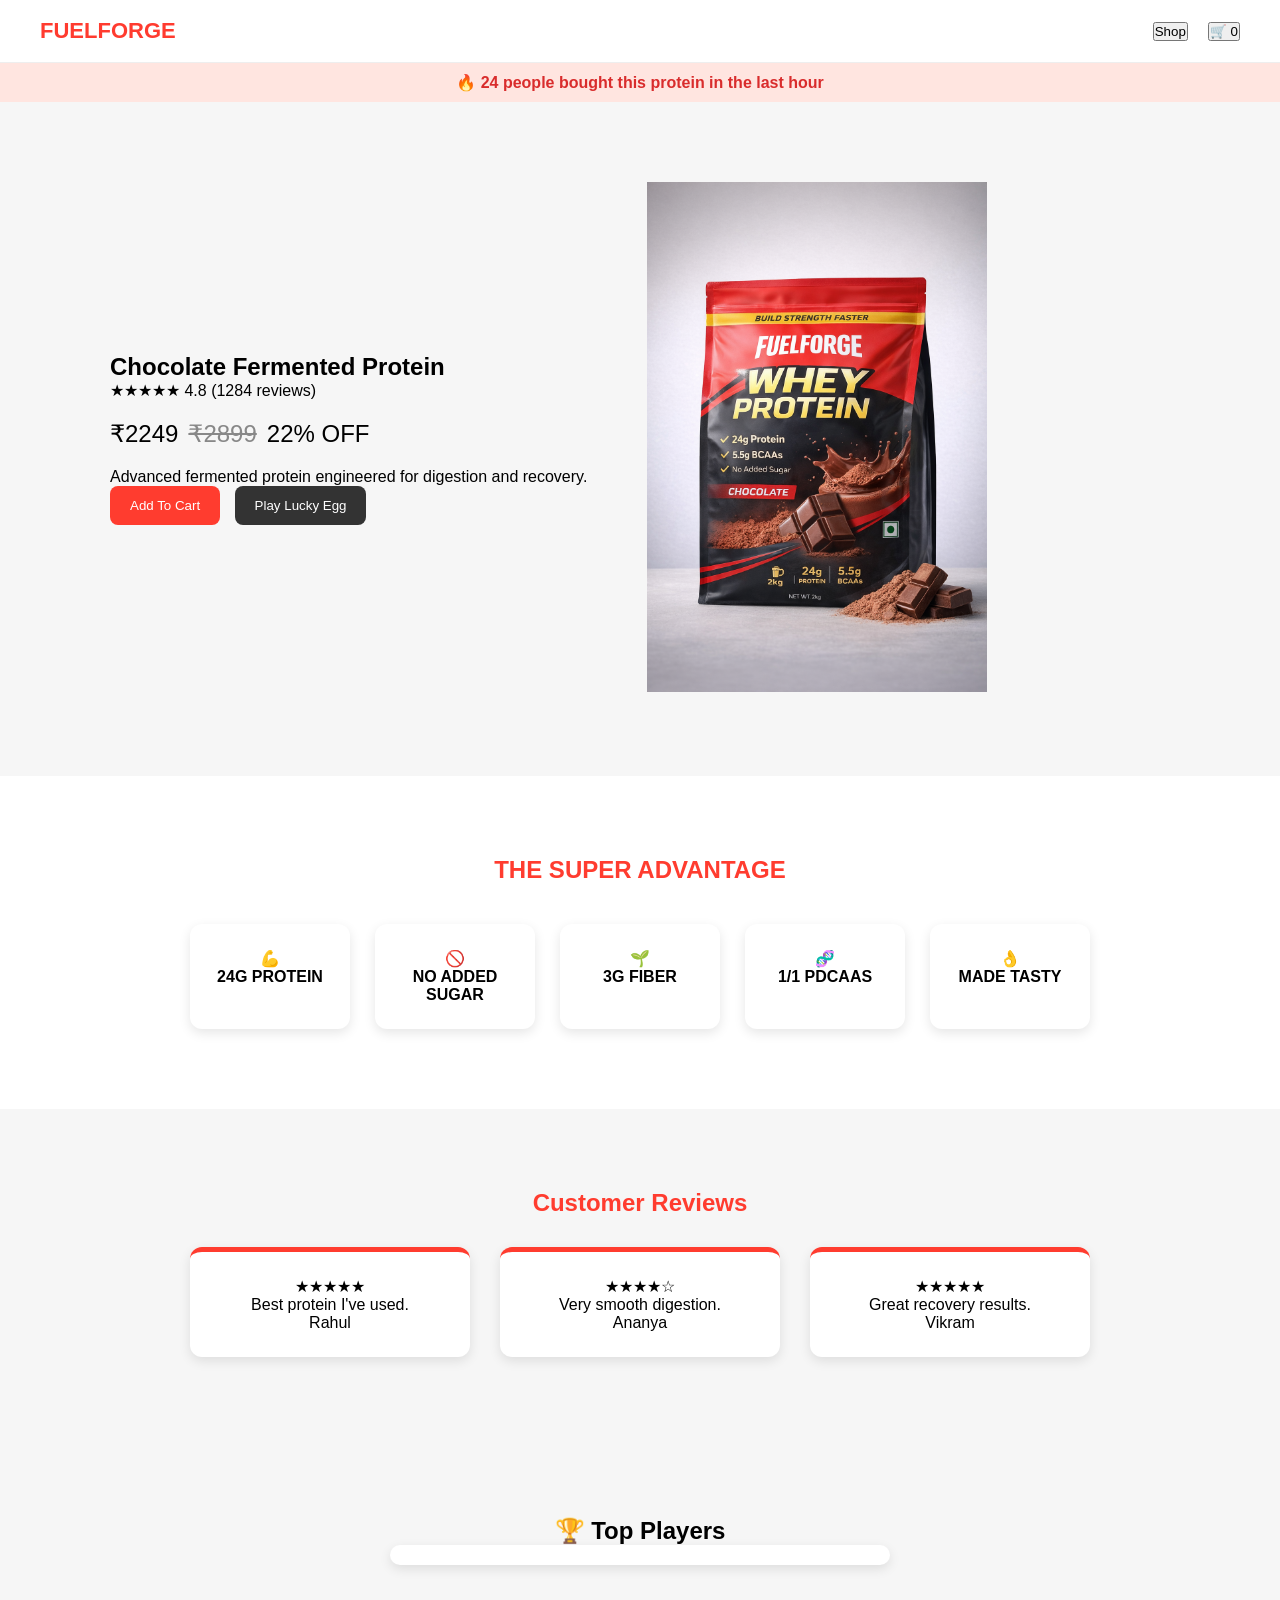
<file: index.html>
<!DOCTYPE html>
<html lang="en">

<head>

<meta charset="UTF-8">
<meta name="viewport" content="width=device-width, initial-scale=1.0">

<title>FuelForge Protein</title>

<link rel="stylesheet" href="style.css">

</head>

<body>


<header class="header">

<div class="logo">FUELFORGE</div>

<div class="nav">

<button>Shop</button>

<div class="nav-right">

<span id="username"></span>

<button id="cartBtn">
🛒
<span id="cartCount">0</span>
</button>

</div>

</div>

</header>


<div class="urgency">
🔥 24 people bought this protein in the last hour
</div>



<section class="hero">

<div class="hero-left">

<h1>Chocolate Fermented Protein</h1>

<div class="rating">
★★★★★
<span>4.8 (1284 reviews)</span>
</div>

<div class="price">

<span id="price">₹2249</span>
<span class="old">₹2899</span>
<span id="discountTag">22% OFF</span>

</div>

<p>
Advanced fermented protein engineered for digestion and recovery.
</p>

<div class="hero-buttons">

<button id="addCart">Add To Cart</button>

<button onclick="window.location.href='game.html'">
Play Lucky Egg
</button>

</div>

</div>


<div class="hero-right">

<img src="protein.png" class="product-img">

</div>

</section>



<section class="advantages">

<h2>THE SUPER ADVANTAGE</h2>

<div class="adv-grid">

<div class="adv">💪 <p>24G PROTEIN</p></div>
<div class="adv">🚫 <p>NO ADDED SUGAR</p></div>
<div class="adv">🌱 <p>3G FIBER</p></div>
<div class="adv">🧬 <p>1/1 PDCAAS</p></div>
<div class="adv">👌 <p>MADE TASTY</p></div>

</div>

</section>



<section class="reviews">

<h2 class="review-title">Customer Reviews</h2>

<div class="review-grid">

<div class="review">
★★★★★
<p>Best protein I've used.</p>
<span>Rahul</span>
</div>

<div class="review">
★★★★☆
<p>Very smooth digestion.</p>
<span>Ananya</span>
</div>

<div class="review">
★★★★★
<p>Great recovery results.</p>
<span>Vikram</span>
</div>

</div>

</section>



<section class="leaderboard">

<h2>🏆 Top Players</h2>

<div id="leaderboard"></div>

</section>



<section id="eggGame" class="egg-container hidden">

<h3>Crack an Egg (3 chances)</h3>

<div class="egg-grid">

<div class="egg">🥚</div>
<div class="egg">🥚</div>
<div class="egg">🥚</div>
<div class="egg">🥚</div>
<div class="egg">🥚</div>
<div class="egg">🥚</div>

</div>

</section>



<script src="script.js"></script>

</body>
</html>
</file>
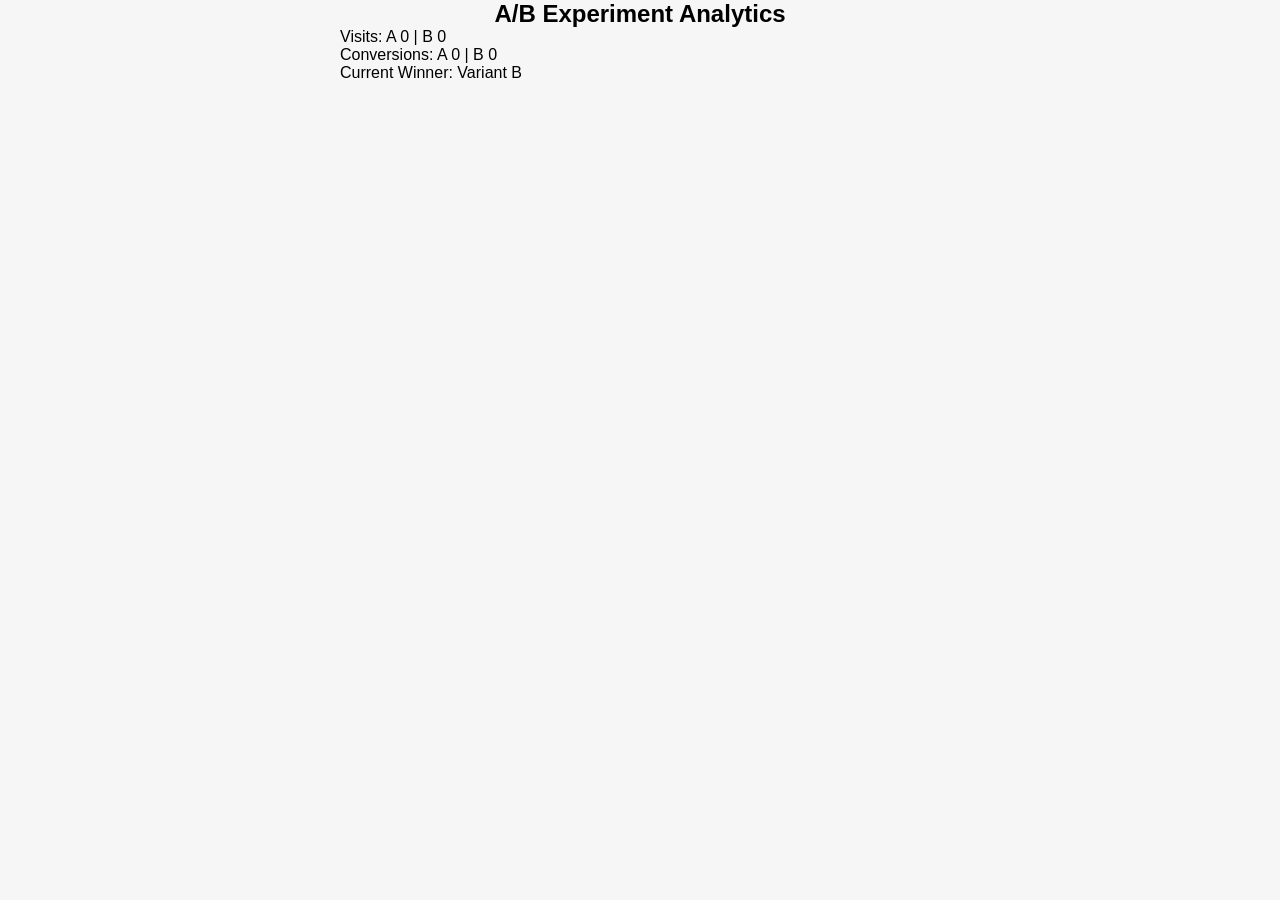
<file: admin.html>
<!DOCTYPE html>
<html>

<head>

<title>Experiment Dashboard</title>

<link rel="stylesheet" href="style.css">

</head>

<body>

<h2 style="text-align:center">A/B Experiment Analytics</h2>

<div style="max-width:600px;margin:auto">

<p id="visit"></p>
<p id="conv"></p>
<p id="winner"></p>

</div>

<script>

let v=JSON.parse(localStorage.getItem("visits")||'{"A":0,"B":0}')
let c=JSON.parse(localStorage.getItem("conv")||'{"A":0,"B":0}')

document.getElementById("visit").innerText=
"Visits: A "+v.A+" | B "+v.B

document.getElementById("conv").innerText=
"Conversions: A "+c.A+" | B "+c.B

let rateA=c.A/v.A
let rateB=c.B/v.B

let winner=rateA>rateB?"Variant A":"Variant B"

document.getElementById("winner").innerText=
"Current Winner: "+winner

</script>

</body>
</html>
</file>
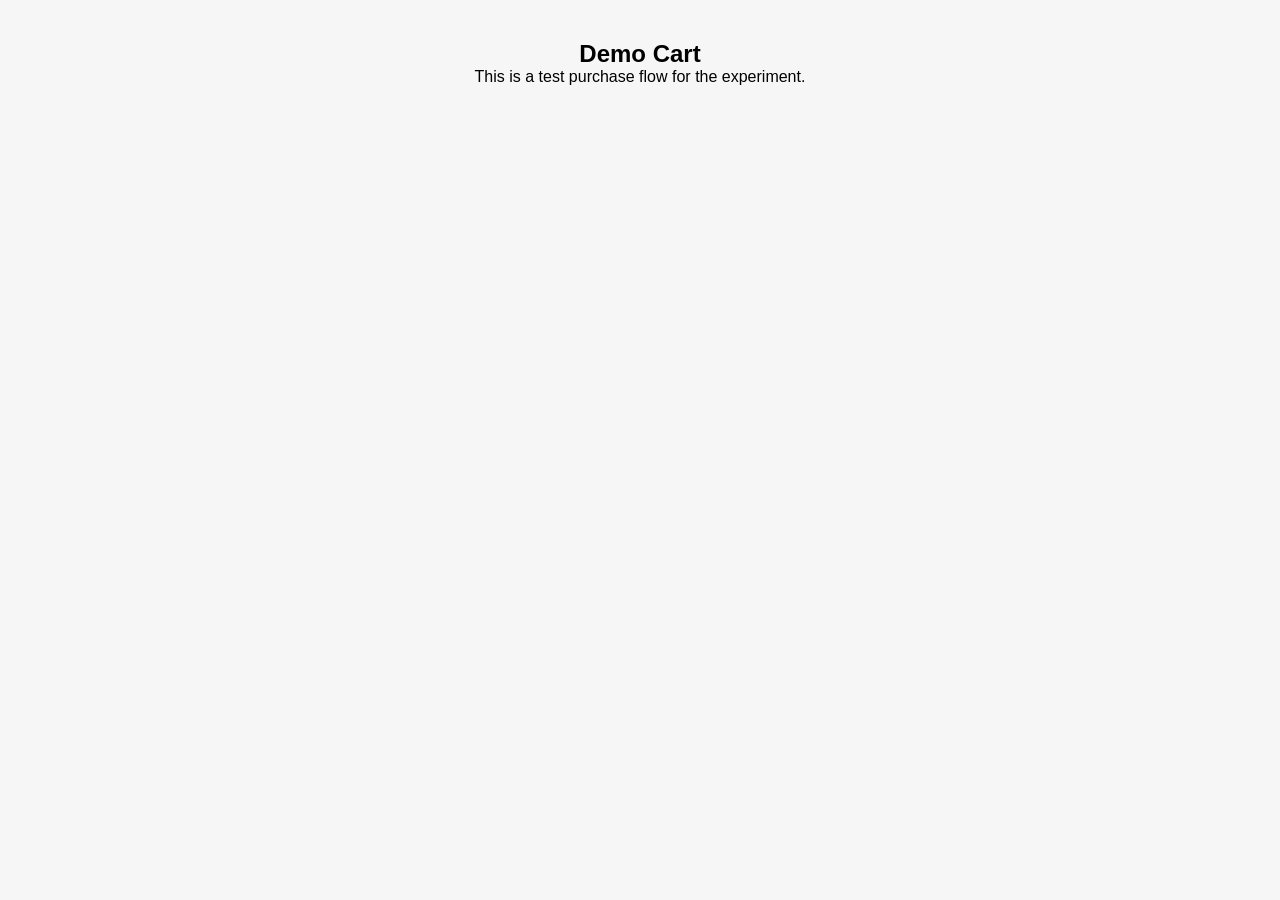
<file: cart.html>
<!DOCTYPE html>

<html>

<head>

<title>Cart</title>

<link rel="stylesheet" href="style.css">

</head>

<body>

<h2 style="text-align:center;margin-top:40px">

Demo Cart

</h2>

<p style="text-align:center">

This is a test purchase flow for the experiment.

</p>

</body>

</html>
</file>
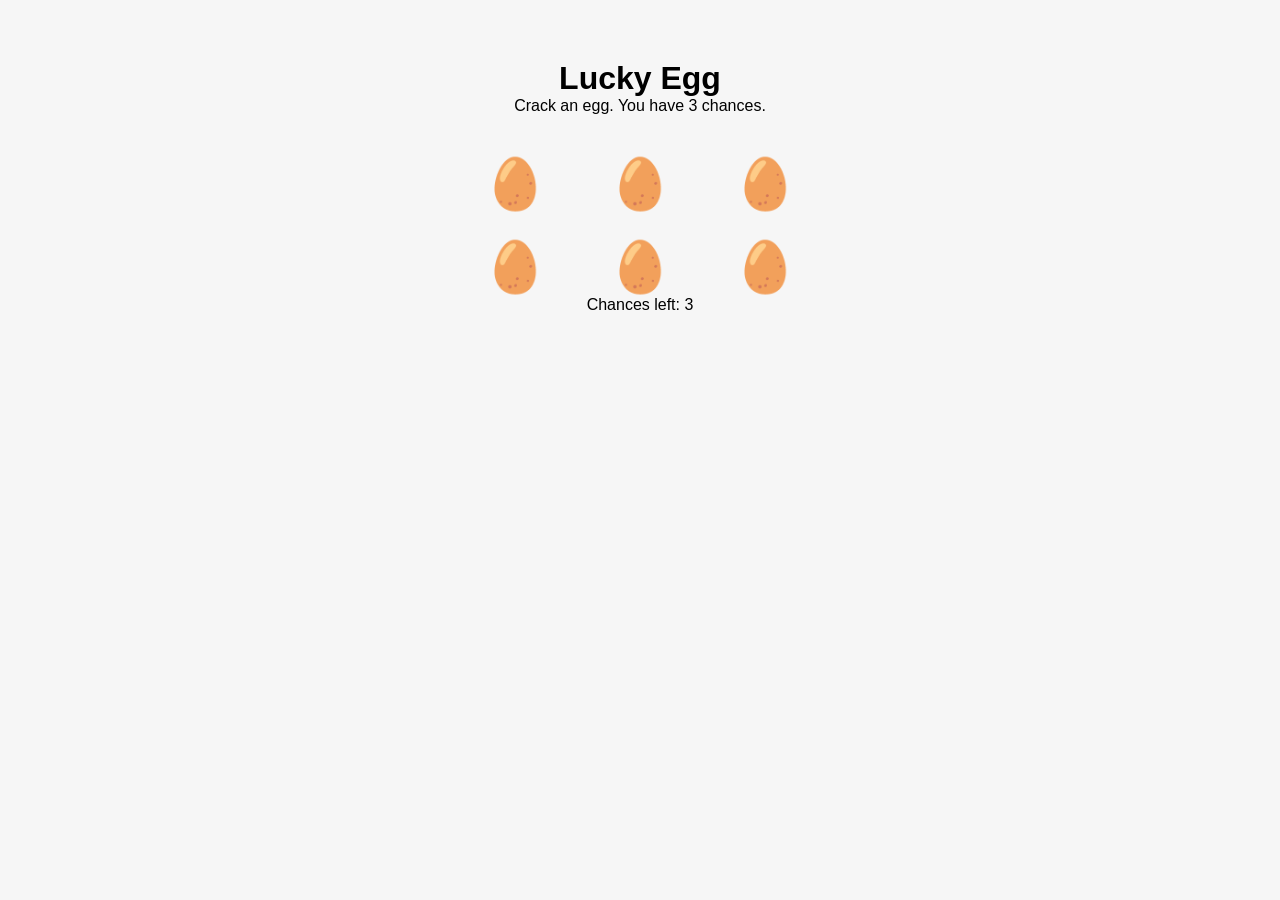
<file: game.html>
<!DOCTYPE html>
<html lang="en">

<head>

<meta charset="UTF-8">
<meta name="viewport" content="width=device-width, initial-scale=1.0">

<title>Lucky Egg Game</title>

<link rel="stylesheet" href="style.css">

<style>

body{
text-align:center;
padding:60px;
}

.egg-grid{
display:grid;
grid-template-columns:repeat(3,100px);
gap:25px;
justify-content:center;
margin-top:40px;
}

.egg{
font-size:50px;
cursor:pointer;
transition:0.2s;
}

.egg:hover{
transform:scale(1.2);
}

</style>

</head>


<body>

<h1>Lucky Egg</h1>

<p>Crack an egg. You have 3 chances.</p>

<div class="egg-grid">

<div class="egg">🥚</div>
<div class="egg">🥚</div>
<div class="egg">🥚</div>
<div class="egg">🥚</div>
<div class="egg">🥚</div>
<div class="egg">🥚</div>

</div>

<p id="chancesText">Chances left: 3</p>

<script>

let eggs=document.querySelectorAll(".egg")

let chances=3

let username=localStorage.getItem("username")

function updateLeaderboard(discount){

let board=JSON.parse(localStorage.getItem("leaderboard")||"[]")

let existing=board.find(p=>p.name===username)

if(existing){

if(discount>existing.discount){
existing.discount=discount
}

}else{

board.push({
name:username,
discount:discount
})

}

localStorage.setItem("leaderboard",JSON.stringify(board))

}


eggs.forEach(egg=>{

egg.onclick=function(){

if(chances<=0) return

chances--

document.getElementById("chancesText").innerText="Chances left: "+chances

let win=Math.random()<0.4

if(win){

egg.innerHTML="🥚💪"

let discount=12.5

alert("You found the protein! "+discount+"% discount!")

localStorage.setItem("discount",discount)

updateLeaderboard(discount)

setTimeout(()=>{

window.location.href="index.html"

},1500)

}else{

egg.innerHTML="🥚❌"

}

}

})

</script>

</body>

</html>
</file>
<file: style.css>
*{
box-sizing:border-box;
margin:0;
padding:0;
}

body{
font-family:Arial;
background:#f6f6f6;
}

section{
padding:80px 20px;
}

.header{
display:flex;
justify-content:space-between;
padding:18px 40px;
background:white;
border-bottom:1px solid #eee;
}

.logo{
color:#ff3b2f;
font-weight:bold;
font-size:22px;
}

.nav{
display:flex;
gap:20px;
align-items:center;
}

.urgency{
background:#ffe5e0;
padding:10px;
text-align:center;
color:#d92c2c;
font-weight:600;
}

.hero{
max-width:1100px;
margin:auto;
display:flex;
gap:60px;
align-items:center;
flex-wrap:wrap;
}

.hero-left{
max-width:500px;
}

.product-img{
width:340px;
animation:float 4s ease-in-out infinite;
}

@keyframes float{
0%{transform:translateY(0px)}
50%{transform:translateY(-12px)}
100%{transform:translateY(0px)}
}

.price{
font-size:24px;
margin:20px 0;
display:flex;
gap:10px;
align-items:center;
}

.old{
text-decoration:line-through;
color:#888;
}

.hero-buttons button{
padding:12px 20px;
margin-right:10px;
border:none;
border-radius:8px;
background:#ff3c2f;
color:white;
cursor:pointer;
}

.hero-buttons button:nth-child(2){
background:#333;
}

.advantages{
text-align:center;
background:white;
}

.advantages h2{
color:#ff3c2f;
margin-bottom:40px;
}

.adv-grid{
display:grid;
grid-template-columns:repeat(auto-fit,minmax(150px,1fr));
gap:25px;
max-width:900px;
margin:auto;
}

.adv{
background:white;
padding:25px;
border-radius:12px;
box-shadow:0 4px 12px rgba(0,0,0,0.1);
font-weight:600;
}

.reviews{
text-align:center;
}

.review-title{
color:#ff3c2f;
margin-bottom:30px;
}

.review-grid{
display:grid;
grid-template-columns:repeat(auto-fit,minmax(240px,1fr));
gap:30px;
max-width:900px;
margin:auto;
}

.review{
background:white;
padding:25px;
border-radius:12px;
border-top:5px solid #ff3c2f;
box-shadow:0 4px 12px rgba(0,0,0,0.1);
}

.leaderboard{
text-align:center;
}

#leaderboard{
max-width:500px;
margin:auto;
background:white;
border-radius:12px;
box-shadow:0 4px 12px rgba(0,0,0,0.1);
padding:10px;
}

.player{
display:flex;
justify-content:space-between;
padding:12px;
border-bottom:1px solid #eee;
}

.egg-container{
text-align:center;
}

.egg-grid{
display:grid;
grid-template-columns:repeat(3,80px);
gap:20px;
justify-content:center;
margin-top:20px;
}

.egg{
font-size:40px;
cursor:pointer;
}

.hidden{
display:none;
}
</file>
